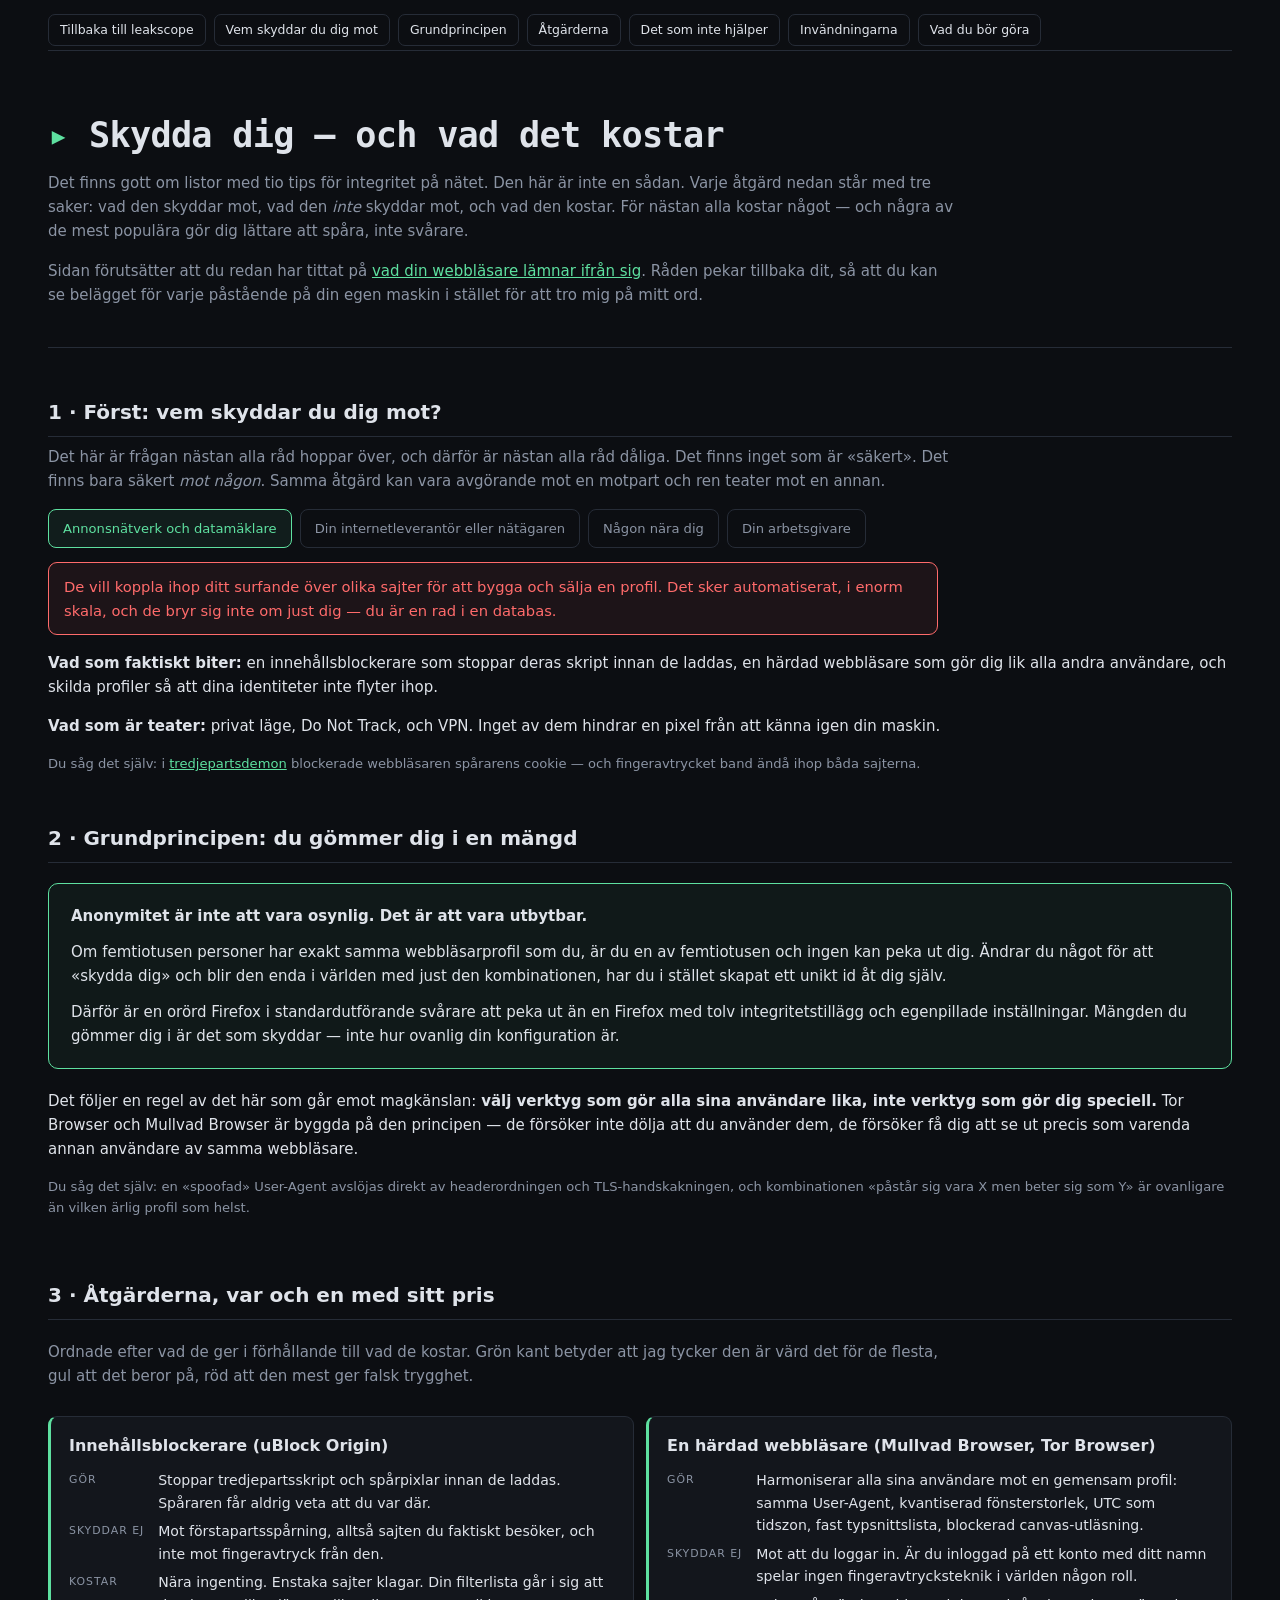
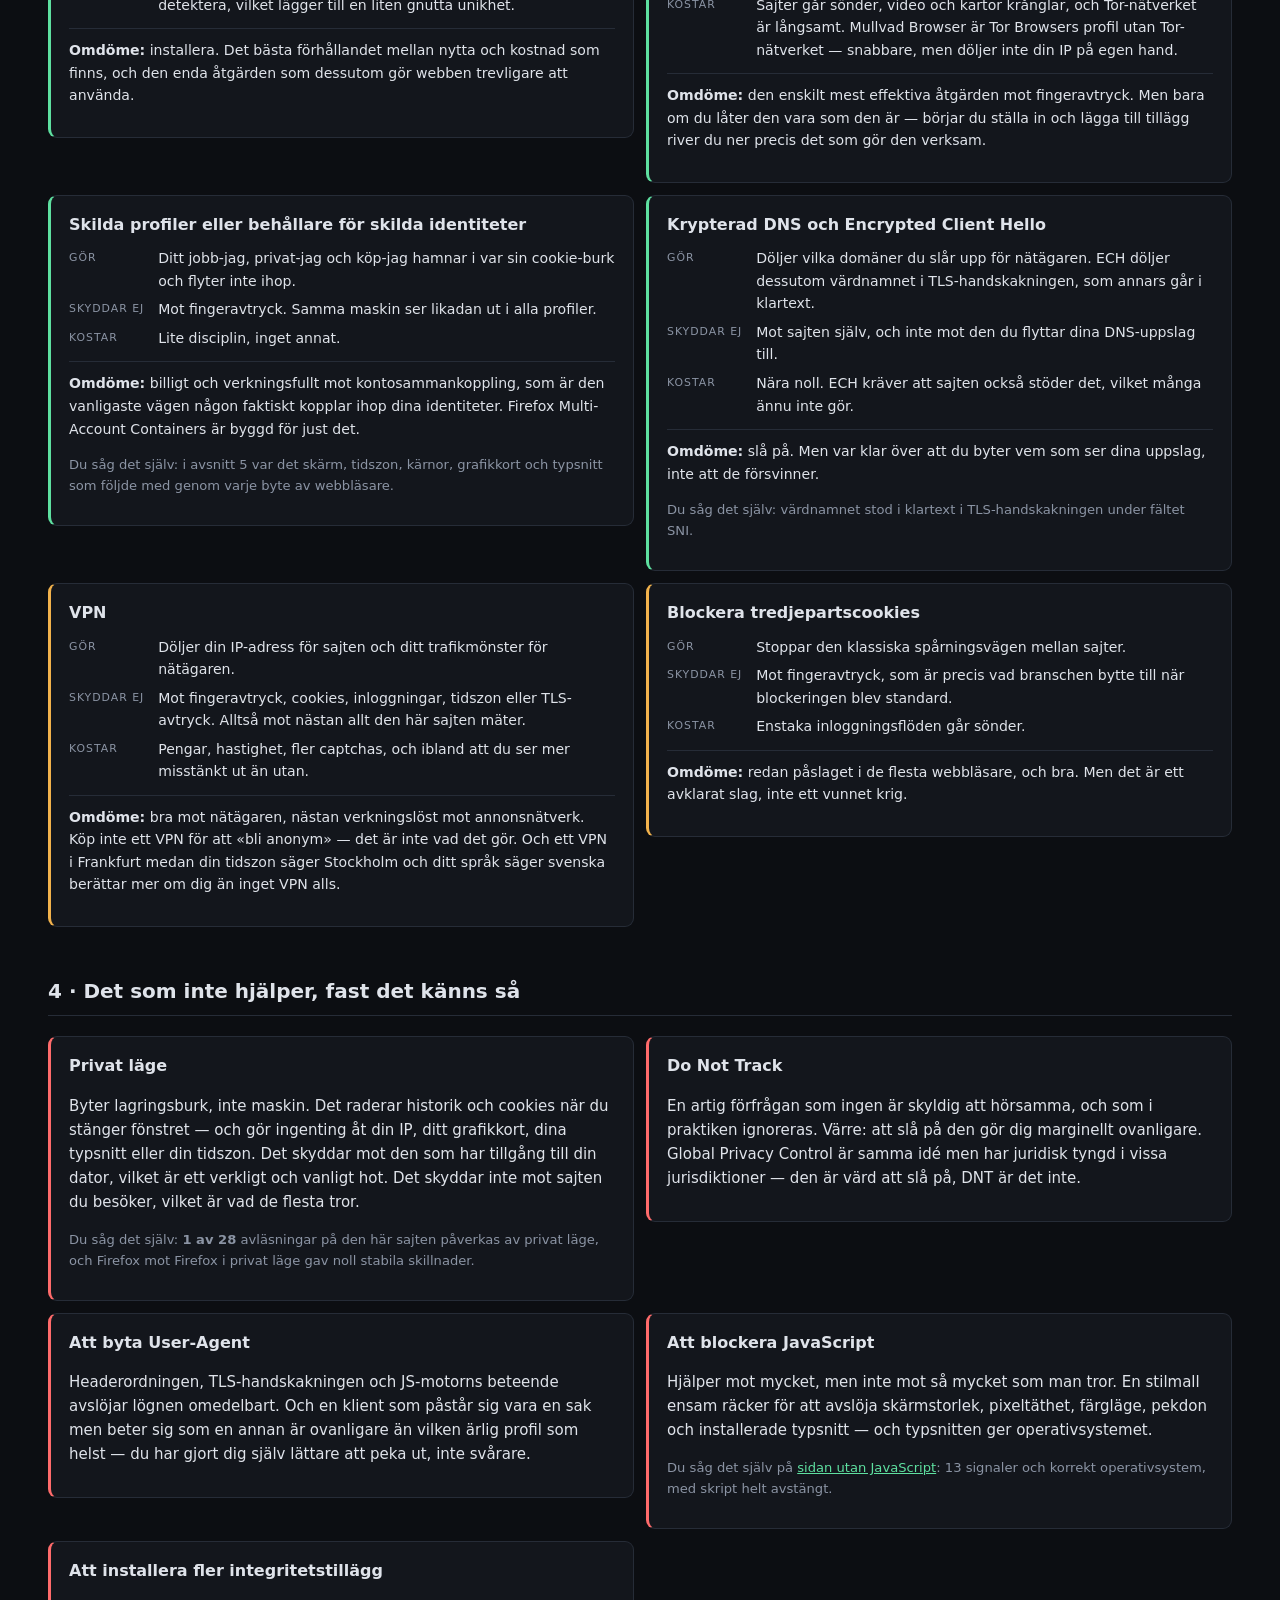
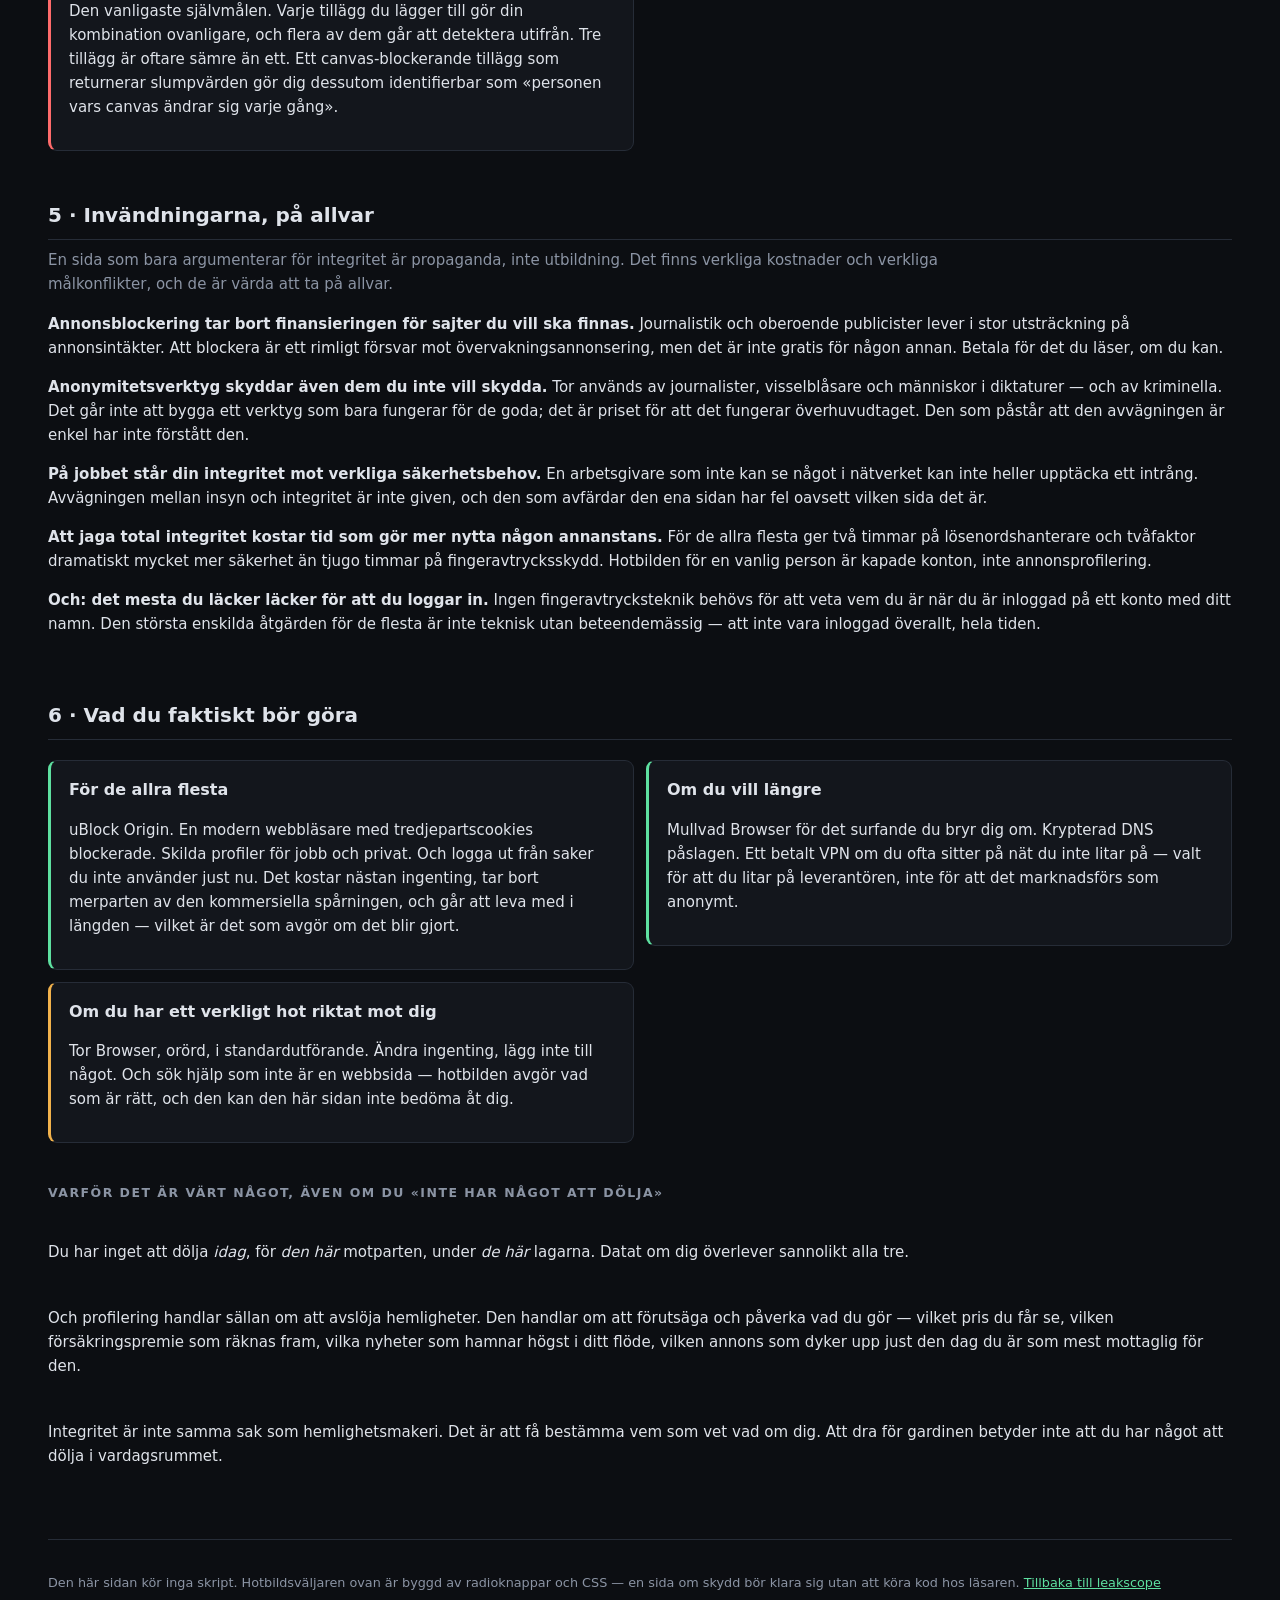
<file: static/skydd.html>
<!DOCTYPE html>
<html lang="sv">
<head>
<meta charset="utf-8">
<meta name="viewport" content="width=device-width, initial-scale=1">
<meta name="referrer" content="no-referrer">
<title>Skydda dig</title>
<link rel="stylesheet" href="/static/style.css">
<style>
  /* Hotbildsväljaren är byggd av radioknappar och CSS, utan skript.
     En sida om skydd bör klara sig utan att köra kod hos läsaren. */
  .picker > input { position: absolute; opacity: 0; pointer-events: none; }
  .tabs { display: flex; flex-wrap: wrap; gap: 8px; margin: 16px 0 14px; }
  .tabs label {
    font-size: 0.82rem; padding: 8px 14px; border-radius: 8px;
    border: 1px solid var(--line); cursor: pointer; color: var(--muted);
  }
  .tabs label:hover { border-color: var(--muted); color: var(--text); }
  .panels .tp { display: none; }
  #h1:checked ~ .panels #tp1, #h2:checked ~ .panels #tp2,
  #h3:checked ~ .panels #tp3, #h4:checked ~ .panels #tp4 { display: block; }
  #h1:checked ~ .tabs label[for="h1"], #h2:checked ~ .tabs label[for="h2"],
  #h3:checked ~ .tabs label[for="h3"], #h4:checked ~ .tabs label[for="h4"] {
    border-color: var(--accent); color: var(--accent); background: rgba(94,224,160,.07);
  }
  /* Åtgärds- och mytkorten läggs i rutnät på breda skärmar. */
  #atgarder, #myter, #paket {
    display: grid;
    grid-template-columns: repeat(auto-fit, minmax(430px, 1fr));
    gap: 12px;
    align-items: start;
  }
  #atgarder > *:not(.measure),
  #myter > *:not(.measure),
  #paket > *:not(.measure) { grid-column: 1 / -1; }
  #atgarder .measure, #myter .measure, #paket .measure { margin-bottom: 0; }
  @media (max-width: 900px) {
    #atgarder, #myter, #paket { grid-template-columns: 1fr; }
  }
  .measure {
    background: var(--panel); border: 1px solid var(--line);
    border-left: 3px solid var(--accent); border-radius: 9px;
    padding: 16px 18px; margin-bottom: 12px;
  }
  .measure.weak { border-left-color: var(--amber); }
  .measure.myth { border-left-color: var(--red); }
  .measure h4 { margin: 0 0 10px; font-size: 1rem; }
  .measure dl { margin: 0; display: grid; grid-template-columns: max-content 1fr; gap: 6px 14px; }
  .measure dt {
    font-size: 0.68rem; text-transform: uppercase; letter-spacing: .09em;
    color: var(--muted); padding-top: 2px; white-space: nowrap;
  }
  .measure dd { margin: 0; font-size: 0.88rem; }
  .measure .verdict-line { margin-top: 12px; padding-top: 10px; border-top: 1px solid var(--line); font-size: 0.88rem; }
  .principle {
    border: 1px solid var(--accent); border-radius: 10px; padding: 20px 22px;
    background: rgba(94,224,160,.05); margin: 20px 0;
  }
  .principle p { margin: 0 0 12px; }
  .principle p:last-child { margin-bottom: 0; }
  .seen { font-size: 0.82rem; color: var(--muted); margin-top: 8px; }
  .seen a { color: var(--accent); }
  @media (max-width: 620px) {
    .measure dl { grid-template-columns: 1fr; gap: 2px 0; }
    .measure dt { padding-top: 8px; }
  }
</style>
</head>
<body>

<nav id="nav">
  <a href="/">Tillbaka till leakscope</a>
  <a href="#hotbild">Vem skyddar du dig mot</a>
  <a href="#princip">Grundprincipen</a>
  <a href="#atgarder">Åtgärderna</a>
  <a href="#myter">Det som inte hjälper</a>
  <a href="#invandningar">Invändningarna</a>
  <a href="#paket">Vad du bör göra</a>
</nav>

<header>
  <h1>Skydda dig — och vad det kostar</h1>
  <p class="lead">
    Det finns gott om listor med tio tips för integritet på nätet. Den här är inte en sådan.
    Varje åtgärd nedan står med tre saker: vad den skyddar mot, vad den <em>inte</em> skyddar
    mot, och vad den kostar. För nästan alla kostar något — och några av de mest populära
    gör dig lättare att spåra, inte svårare.
  </p>
  <p class="lead">
    Sidan förutsätter att du redan har tittat på <a href="/">vad din webbläsare lämnar ifrån
    sig</a>. Råden pekar tillbaka dit, så att du kan se belägget för varje påstående på din
    egen maskin i stället för att tro mig på mitt ord.
  </p>
</header>

<main>

<section id="hotbild">
  <h2>1 · Först: vem skyddar du dig mot?</h2>
  <p class="lead">
    Det här är frågan nästan alla råd hoppar över, och därför är nästan alla råd dåliga.
    Det finns inget som är «säkert». Det finns bara säkert <em>mot någon</em>. Samma åtgärd
    kan vara avgörande mot en motpart och ren teater mot en annan.
  </p>

  <div class="picker">
    <input type="radio" name="hot" id="h1" checked>
    <input type="radio" name="hot" id="h2">
    <input type="radio" name="hot" id="h3">
    <input type="radio" name="hot" id="h4">

    <div class="tabs">
      <label for="h1">Annonsnätverk och datamäklare</label>
      <label for="h2">Din internetleverantör eller nätägaren</label>
      <label for="h3">Någon nära dig</label>
      <label for="h4">Din arbetsgivare</label>
    </div>

    <div class="panels">

      <div class="tp" id="tp1">
        <div class="verdict bad">
          De vill koppla ihop ditt surfande över olika sajter för att bygga och sälja en profil.
          Det sker automatiserat, i enorm skala, och de bryr sig inte om just dig — du är en rad
          i en databas.
        </div>
        <p><strong>Vad som faktiskt biter:</strong> en innehållsblockerare som stoppar deras
        skript innan de laddas, en härdad webbläsare som gör dig lik alla andra användare, och
        skilda profiler så att dina identiteter inte flyter ihop.</p>
        <p><strong>Vad som är teater:</strong> privat läge, Do Not Track, och VPN. Inget av
        dem hindrar en pixel från att känna igen din maskin.</p>
        <p class="seen">Du såg det själv: i <a href="/">tredjepartsdemon</a> blockerade
        webbläsaren spårarens cookie — och fingeravtrycket band ändå ihop båda sajterna.</p>
      </div>

      <div class="tp" id="tp2">
        <div class="verdict bad">
          Nätägaren ser vilka domäner du besöker även under HTTPS, genom DNS-uppslagen och
          värdnamnet i TLS-handskakningen. Gäller din operatör hemma, caféets wifi, hotellet
          och flygplatsen.
        </div>
        <p><strong>Vad som faktiskt biter:</strong> krypterad DNS (DoH eller DoT), Encrypted
        Client Hello där det stöds, och ett VPN eller Tor. Det här är det enda scenariot där
        ett VPN är ett genuint bra svar.</p>
        <p><strong>Vad som är teater:</strong> fingeravtrycksskydd. Nätägaren bryr sig inte om
        ditt grafikkort — den ser trafikmönster, inte sajtinnehåll.</p>
        <p><strong>Observera:</strong> ett VPN tar inte bort problemet, det flyttar det. Nu ser
        VPN-leverantören i stället för operatören. Välj utifrån vem du hellre litar på, och
        förstå att ett gratis-VPN tjänar pengar på just det du försöker skydda.</p>
      </div>

      <div class="tp" id="tp3">
        <div class="verdict bad">
          En partner, familjemedlem, rumskamrat eller kollega med fysisk tillgång till din
          enhet. Ser historik, sparade inloggningar, aviseringar på låsskärmen och öppna flikar.
        </div>
        <p><strong>Vad som faktiskt biter:</strong> skärmlås med en riktig kod, diskkryptering,
        separata användarkonton på datorn, aviseringar dolda på låsskärmen, och tvåfaktor som
        inte sitter i samma enhet. Privat läge är faktiskt vettigt här — det är det här
        scenariot det är byggt för.</p>
        <p><strong>Vad som är teater:</strong> allt fingeravtrycksskydd och alla VPN. Motparten
        står bredvid dig; nätverket är irrelevant.</p>
        <p><strong>Viktigt:</strong> om det här är din situation och den är otrygg, är tekniska
        råd på en webbsida inte rätt hjälp. Att plötsligt ändra inställningar kan dessutom
        uppmärksammas. Sök stöd hos någon som kan bedöma hela läget.</p>
      </div>

      <div class="tp" id="tp4">
        <div class="verdict bad">
          På utrustning arbetsgivaren äger och administrerar är det tekniska skyddet i praktiken
          borta. Med ett installerat rotcertifikat går HTTPS att läsa i klartext, och med
          enhetshantering går det att se i stort sett allt.
        </div>
        <p><strong>Vad som faktiskt biter:</strong> att använda din egen enhet för dina egna
        ärenden. Det är hela svaret. Inga inställningar i jobbwebbläsaren ändrar det.</p>
        <p><strong>Vad som är teater:</strong> privat läge, VPN installerat på jobbdatorn,
        och att rensa historiken. Allt det syns ändå, och att försöka dölja sig kan i sig vara
        ett brott mot policyn.</p>
        <p><strong>Observera:</strong> det här är inte främst en teknisk fråga utan en juridisk
        och social. Vad arbetsgivaren får övervaka regleras av lag och kollektivavtal, och det
        skiljer sig mellan länder. Läs er policy innan du drar slutsatser åt något håll.</p>
      </div>

    </div>
  </div>
</section>

<section id="princip">
  <h2>2 · Grundprincipen: du gömmer dig i en mängd</h2>

  <div class="principle">
    <p><strong>Anonymitet är inte att vara osynlig. Det är att vara utbytbar.</strong></p>
    <p>
      Om femtiotusen personer har exakt samma webbläsarprofil som du, är du en av femtiotusen
      och ingen kan peka ut dig. Ändrar du något för att «skydda dig» och blir den enda i
      världen med just den kombinationen, har du i stället skapat ett unikt id åt dig själv.
    </p>
    <p>
      Därför är en orörd Firefox i standardutförande svårare att peka ut än en Firefox med tolv
      integritetstillägg och egenpillade inställningar. Mängden du gömmer dig i är det som
      skyddar — inte hur ovanlig din konfiguration är.
    </p>
  </div>

  <p>
    Det följer en regel av det här som går emot magkänslan: <strong>välj verktyg som gör alla
    sina användare lika, inte verktyg som gör dig speciell.</strong> Tor Browser och Mullvad
    Browser är byggda på den principen — de försöker inte dölja att du använder dem, de försöker
    få dig att se ut precis som varenda annan användare av samma webbläsare.
  </p>
  <p class="seen">
    Du såg det själv: en «spoofad» User-Agent avslöjas direkt av headerordningen och
    TLS-handskakningen, och kombinationen «påstår sig vara X men beter sig som Y» är ovanligare
    än vilken ärlig profil som helst.
  </p>
</section>

<section id="atgarder">
  <h2>3 · Åtgärderna, var och en med sitt pris</h2>
  <p class="lead">
    Ordnade efter vad de ger i förhållande till vad de kostar. Grön kant betyder att jag tycker
    den är värd det för de flesta, gul att det beror på, röd att den mest ger falsk trygghet.
  </p>

  <div class="measure">
    <h4>Innehållsblockerare (uBlock Origin)</h4>
    <dl>
      <dt>Gör</dt><dd>Stoppar tredjepartsskript och spårpixlar innan de laddas. Spåraren får
        aldrig veta att du var där.</dd>
      <dt>Skyddar ej</dt><dd>Mot förstapartsspårning, alltså sajten du faktiskt besöker, och
        inte mot fingeravtryck från den.</dd>
      <dt>Kostar</dt><dd>Nära ingenting. Enstaka sajter klagar. Din filterlista går i sig att
        detektera, vilket lägger till en liten gnutta unikhet.</dd>
    </dl>
    <p class="verdict-line"><strong>Omdöme:</strong> installera. Det bästa förhållandet mellan
    nytta och kostnad som finns, och den enda åtgärden som dessutom gör webben trevligare att
    använda.</p>
  </div>

  <div class="measure">
    <h4>En härdad webbläsare (Mullvad Browser, Tor Browser)</h4>
    <dl>
      <dt>Gör</dt><dd>Harmoniserar alla sina användare mot en gemensam profil: samma
        User-Agent, kvantiserad fönsterstorlek, UTC som tidszon, fast typsnittslista, blockerad
        canvas-utläsning.</dd>
      <dt>Skyddar ej</dt><dd>Mot att du loggar in. Är du inloggad på ett konto med ditt namn
        spelar ingen fingeravtrycksteknik i världen någon roll.</dd>
      <dt>Kostar</dt><dd>Sajter går sönder, video och kartor krånglar, och Tor-nätverket är
        långsamt. Mullvad Browser är Tor Browsers profil utan Tor-nätverket — snabbare, men
        döljer inte din IP på egen hand.</dd>
    </dl>
    <p class="verdict-line"><strong>Omdöme:</strong> den enskilt mest effektiva åtgärden mot
    fingeravtryck. Men bara om du låter den vara som den är — börjar du ställa in och lägga
    till tillägg river du ner precis det som gör den verksam.</p>
  </div>

  <div class="measure">
    <h4>Skilda profiler eller behållare för skilda identiteter</h4>
    <dl>
      <dt>Gör</dt><dd>Ditt jobb-jag, privat-jag och köp-jag hamnar i var sin cookie-burk och
        flyter inte ihop.</dd>
      <dt>Skyddar ej</dt><dd>Mot fingeravtryck. Samma maskin ser likadan ut i alla profiler.</dd>
      <dt>Kostar</dt><dd>Lite disciplin, inget annat.</dd>
    </dl>
    <p class="verdict-line"><strong>Omdöme:</strong> billigt och verkningsfullt mot
    kontosammankoppling, som är den vanligaste vägen någon faktiskt kopplar ihop dina
    identiteter. Firefox Multi-Account Containers är byggd för just det.</p>
    <p class="seen">Du såg det själv: i avsnitt 5 var det skärm, tidszon, kärnor, grafikkort och
    typsnitt som följde med genom varje byte av webbläsare.</p>
  </div>

  <div class="measure">
    <h4>Krypterad DNS och Encrypted Client Hello</h4>
    <dl>
      <dt>Gör</dt><dd>Döljer vilka domäner du slår upp för nätägaren. ECH döljer dessutom
        värdnamnet i TLS-handskakningen, som annars går i klartext.</dd>
      <dt>Skyddar ej</dt><dd>Mot sajten själv, och inte mot den du flyttar dina DNS-uppslag
        till.</dd>
      <dt>Kostar</dt><dd>Nära noll. ECH kräver att sajten också stöder det, vilket många
        ännu inte gör.</dd>
    </dl>
    <p class="verdict-line"><strong>Omdöme:</strong> slå på. Men var klar över att du byter
    vem som ser dina uppslag, inte att de försvinner.</p>
    <p class="seen">Du såg det själv: värdnamnet stod i klartext i TLS-handskakningen under
    fältet SNI.</p>
  </div>

  <div class="measure weak">
    <h4>VPN</h4>
    <dl>
      <dt>Gör</dt><dd>Döljer din IP-adress för sajten och ditt trafikmönster för nätägaren.</dd>
      <dt>Skyddar ej</dt><dd>Mot fingeravtryck, cookies, inloggningar, tidszon eller
        TLS-avtryck. Alltså mot nästan allt den här sajten mäter.</dd>
      <dt>Kostar</dt><dd>Pengar, hastighet, fler captchas, och ibland att du ser mer misstänkt
        ut än utan.</dd>
    </dl>
    <p class="verdict-line"><strong>Omdöme:</strong> bra mot nätägaren, nästan verkningslöst mot
    annonsnätverk. Köp inte ett VPN för att «bli anonym» — det är inte vad det gör. Och ett
    VPN i Frankfurt medan din tidszon säger Stockholm och ditt språk säger svenska berättar mer
    om dig än inget VPN alls.</p>
  </div>

  <div class="measure weak">
    <h4>Blockera tredjepartscookies</h4>
    <dl>
      <dt>Gör</dt><dd>Stoppar den klassiska spårningsvägen mellan sajter.</dd>
      <dt>Skyddar ej</dt><dd>Mot fingeravtryck, som är precis vad branschen bytte till när
        blockeringen blev standard.</dd>
      <dt>Kostar</dt><dd>Enstaka inloggningsflöden går sönder.</dd>
    </dl>
    <p class="verdict-line"><strong>Omdöme:</strong> redan påslaget i de flesta webbläsare, och
    bra. Men det är ett avklarat slag, inte ett vunnet krig.</p>
  </div>
</section>

<section id="myter">
  <h2>4 · Det som inte hjälper, fast det känns så</h2>

  <div class="measure myth">
    <h4>Privat läge</h4>
    <p>Byter lagringsburk, inte maskin. Det raderar historik och cookies när du stänger
    fönstret — och gör ingenting åt din IP, ditt grafikkort, dina typsnitt eller din tidszon.
    Det skyddar mot den som har tillgång till din dator, vilket är ett verkligt och vanligt hot.
    Det skyddar inte mot sajten du besöker, vilket är vad de flesta tror.</p>
    <p class="seen">Du såg det själv: <strong>1 av 28</strong> avläsningar på den här sajten
    påverkas av privat läge, och Firefox mot Firefox i privat läge gav noll stabila skillnader.</p>
  </div>

  <div class="measure myth">
    <h4>Do Not Track</h4>
    <p>En artig förfrågan som ingen är skyldig att hörsamma, och som i praktiken ignoreras.
    Värre: att slå på den gör dig marginellt ovanligare. Global Privacy Control är samma idé
    men har juridisk tyngd i vissa jurisdiktioner — den är värd att slå på, DNT är det inte.</p>
  </div>

  <div class="measure myth">
    <h4>Att byta User-Agent</h4>
    <p>Headerordningen, TLS-handskakningen och JS-motorns beteende avslöjar lögnen omedelbart.
    Och en klient som påstår sig vara en sak men beter sig som en annan är ovanligare än vilken
    ärlig profil som helst — du har gjort dig själv lättare att peka ut, inte svårare.</p>
  </div>

  <div class="measure myth">
    <h4>Att blockera JavaScript</h4>
    <p>Hjälper mot mycket, men inte mot så mycket som man tror. En stilmall ensam räcker för att
    avslöja skärmstorlek, pixeltäthet, färgläge, pekdon och installerade typsnitt — och
    typsnitten ger operativsystemet.</p>
    <p class="seen">Du såg det själv på <a href="/noscript">sidan utan JavaScript</a>: 13
    signaler och korrekt operativsystem, med skript helt avstängt.</p>
  </div>

  <div class="measure myth">
    <h4>Att installera fler integritetstillägg</h4>
    <p>Den vanligaste självmålen. Varje tillägg du lägger till gör din kombination ovanligare,
    och flera av dem går att detektera utifrån. Tre tillägg är oftare sämre än ett. Ett
    canvas-blockerande tillägg som returnerar slumpvärden gör dig dessutom identifierbar som
    «personen vars canvas ändrar sig varje gång».</p>
  </div>
</section>

<section id="invandningar">
  <h2>5 · Invändningarna, på allvar</h2>
  <p class="lead">
    En sida som bara argumenterar för integritet är propaganda, inte utbildning. Det finns
    verkliga kostnader och verkliga målkonflikter, och de är värda att ta på allvar.
  </p>

  <p><strong>Annonsblockering tar bort finansieringen för sajter du vill ska finnas.</strong>
  Journalistik och oberoende publicister lever i stor utsträckning på annonsintäkter. Att
  blockera är ett rimligt försvar mot övervakningsannonsering, men det är inte gratis för någon
  annan. Betala för det du läser, om du kan.</p>

  <p><strong>Anonymitetsverktyg skyddar även dem du inte vill skydda.</strong> Tor används av
  journalister, visselblåsare och människor i diktaturer — och av kriminella. Det går inte att
  bygga ett verktyg som bara fungerar för de goda; det är priset för att det fungerar
  överhuvudtaget. Den som påstår att den avvägningen är enkel har inte förstått den.</p>

  <p><strong>På jobbet står din integritet mot verkliga säkerhetsbehov.</strong> En arbetsgivare
  som inte kan se något i nätverket kan inte heller upptäcka ett intrång. Avvägningen mellan
  insyn och integritet är inte given, och den som avfärdar den ena sidan har fel oavsett vilken
  sida det är.</p>

  <p><strong>Att jaga total integritet kostar tid som gör mer nytta någon annanstans.</strong>
  För de allra flesta ger två timmar på lösenordshanterare och tvåfaktor dramatiskt mycket mer
  säkerhet än tjugo timmar på fingeravtrycksskydd. Hotbilden för en vanlig person är kapade
  konton, inte annonsprofilering.</p>

  <p><strong>Och: det mesta du läcker läcker för att du loggar in.</strong> Ingen
  fingeravtrycksteknik behövs för att veta vem du är när du är inloggad på ett konto med ditt
  namn. Den största enskilda åtgärden för de flesta är inte teknisk utan beteendemässig — att
  inte vara inloggad överallt, hela tiden.</p>
</section>

<section id="paket">
  <h2>6 · Vad du faktiskt bör göra</h2>

  <div class="measure">
    <h4>För de allra flesta</h4>
    <p>uBlock Origin. En modern webbläsare med tredjepartscookies blockerade. Skilda profiler
    för jobb och privat. Och logga ut från saker du inte använder just nu. Det kostar nästan
    ingenting, tar bort merparten av den kommersiella spårningen, och går att leva med i
    längden — vilket är det som avgör om det blir gjort.</p>
  </div>

  <div class="measure">
    <h4>Om du vill längre</h4>
    <p>Mullvad Browser för det surfande du bryr dig om. Krypterad DNS påslagen. Ett betalt VPN
    om du ofta sitter på nät du inte litar på — valt för att du litar på leverantören, inte för
    att det marknadsförs som anonymt.</p>
  </div>

  <div class="measure weak">
    <h4>Om du har ett verkligt hot riktat mot dig</h4>
    <p>Tor Browser, orörd, i standardutförande. Ändra ingenting, lägg inte till något. Och sök
    hjälp som inte är en webbsida — hotbilden avgör vad som är rätt, och den kan den här sidan
    inte bedöma åt dig.</p>
  </div>

  <h3>Varför det är värt något, även om du «inte har något att dölja»</h3>
  <p>
    Du har inget att dölja <em>idag</em>, för <em>den här</em> motparten, under <em>de här</em>
    lagarna. Datat om dig överlever sannolikt alla tre.
  </p>
  <p>
    Och profilering handlar sällan om att avslöja hemligheter. Den handlar om att förutsäga och
    påverka vad du gör — vilket pris du får se, vilken försäkringspremie som räknas fram, vilka
    nyheter som hamnar högst i ditt flöde, vilken annons som dyker upp just den dag du är som
    mest mottaglig för den.
  </p>
  <p>
    Integritet är inte samma sak som hemlighetsmakeri. Det är att få bestämma vem som vet vad
    om dig. Att dra för gardinen betyder inte att du har något att dölja i vardagsrummet.
  </p>
</section>

</main>

<footer>
  <p>
    Den här sidan kör inga skript. Hotbildsväljaren ovan är byggd av radioknappar och CSS —
    en sida om skydd bör klara sig utan att köra kod hos läsaren.
    <a href="/">Tillbaka till leakscope</a>
  </p>
</footer>

</body>
</html>
</file>
<file: static/style.css>
:root {
  --bg: #0c0e12;
  --panel: #13161c;
  --panel-2: #181c24;
  --line: #262c37;
  --text: #dfe3ea;
  --muted: #8b94a4;
  --accent: #5ee0a0;
  --red: #ff6b6b;
  --amber: #f2b24c;
  --mono: "JetBrains Mono", "Fira Code", "DejaVu Sans Mono", ui-monospace, monospace;
}

* { box-sizing: border-box; }

body {
  margin: 0;
  padding: 0 16px 80px;
  background: var(--bg);
  color: var(--text);
  font: 15px/1.6 ui-sans-serif, system-ui, "Inter", "Segoe UI", sans-serif;
  max-width: min(1680px, 95vw);
  margin-inline: auto;
}

header { padding: 48px 0 24px; border-bottom: 1px solid var(--line); }

h1 {
  font-family: var(--mono);
  font-size: 2.2rem;
  margin: 0 0 8px;
  letter-spacing: -0.02em;
}
h1::before { content: "▸ "; color: var(--accent); }

h2 {
  font-size: 1.25rem;
  margin: 48px 0 8px;
  padding-bottom: 8px;
  border-bottom: 1px solid var(--line);
  display: flex;
  align-items: center;
  gap: 12px;
  flex-wrap: wrap;
}

h3 {
  font-size: 0.78rem;
  text-transform: uppercase;
  letter-spacing: 0.12em;
  color: var(--muted);
  margin: 28px 0 10px;
}

.lead { color: var(--muted); max-width: 70ch; margin: 0 0 16px; }
.muted { color: var(--muted); font-size: 0.88rem; }

/* summary cards */
.summary { display: flex; gap: 16px; flex-wrap: wrap; margin: 24px 0 16px; }
.card {
  flex: 1 1 280px;
  background: var(--panel);
  border: 1px solid var(--line);
  border-radius: 10px;
  padding: 16px;
}
.card-label {
  display: block;
  font-size: 0.72rem;
  text-transform: uppercase;
  letter-spacing: 0.1em;
  color: var(--muted);
  margin-bottom: 8px;
}
.big {
  font-family: var(--mono);
  font-size: 1.05rem;
  color: var(--accent);
  word-break: break-all;
}
.card-note { display: block; margin-top: 6px; font-size: 0.82rem; color: var(--muted); }

/* actions */
.actions { display: flex; gap: 10px; align-items: center; flex-wrap: wrap; margin-top: 16px; }
button {
  font: inherit;
  font-size: 0.85rem;
  color: var(--text);
  background: var(--panel-2);
  border: 1px solid var(--line);
  border-radius: 7px;
  padding: 7px 14px;
  cursor: pointer;
}
button:hover { border-color: var(--accent); color: var(--accent); }
.stamp { font-size: 0.8rem; color: var(--muted); }

/* tags */
.tag {
  font-family: var(--mono);
  font-size: 0.68rem;
  font-weight: 400;
  text-transform: uppercase;
  letter-spacing: 0.08em;
  padding: 3px 9px;
  border-radius: 99px;
  border: 1px solid currentColor;
}
.tag-red { color: var(--red); }
.tag-amber { color: var(--amber); }

/* panels and rows */
.panel { margin-top: 8px; }

.row {
  background: var(--panel);
  border: 1px solid var(--line);
  border-radius: 9px;
  padding: 13px 15px;
  margin-bottom: 9px;
}
.row-head { display: flex; justify-content: space-between; align-items: baseline; gap: 12px; }
.label { font-weight: 600; font-size: 0.93rem; }
.bits {
  font-family: var(--mono);
  font-size: 0.72rem;
  color: var(--amber);
  white-space: nowrap;
}
.value {
  font-family: var(--mono);
  font-size: 0.82rem;
  color: var(--accent);
  margin: 8px 0;
  word-break: break-word;
  white-space: pre-wrap;
}
.fix { font-size: 0.82rem; color: var(--muted); border-top: 1px solid var(--line); padding-top: 8px; }
.fix strong { color: var(--text); font-weight: 600; }

/* key/value lines */
.kv {
  display: flex;
  justify-content: space-between;
  gap: 16px;
  padding: 8px 0;
  border-bottom: 1px solid var(--line);
  font-size: 0.87rem;
  flex-wrap: wrap;
}
.kv span { color: var(--muted); }
.kv code { font-family: var(--mono); font-size: 0.8rem; word-break: break-all; text-align: right; }
.hl { color: var(--accent); font-weight: 600; }

/* tables */
table { width: 100%; border-collapse: collapse; font-size: 0.8rem; font-family: var(--mono); }
td { padding: 5px 8px; border-bottom: 1px solid var(--line); vertical-align: top; word-break: break-word; }
td.k { color: var(--amber); white-space: nowrap; width: 1%; }

/* raw blocks */
pre.raw {
  background: #090b0e;
  border: 1px solid var(--line);
  border-radius: 7px;
  padding: 12px;
  overflow-x: auto;
  font-family: var(--mono);
  font-size: 0.76rem;
  color: var(--muted);
  white-space: pre-wrap;
  word-break: break-all;
}

details.sub {
  background: var(--panel);
  border: 1px solid var(--line);
  border-radius: 9px;
  padding: 10px 14px;
  margin-bottom: 9px;
}
details.sub summary { cursor: pointer; font-size: 0.85rem; color: var(--muted); }
details.sub summary:hover { color: var(--accent); }
details.sub[open] summary { margin-bottom: 10px; }

/* takeaway */
.takeaway { margin-top: 56px; }
.takeaway ul { max-width: 75ch; padding-left: 20px; }
.takeaway li { margin-bottom: 10px; color: var(--muted); }
.takeaway li strong { color: var(--text); }
.takeaway p { max-width: 75ch; color: var(--muted); }

code { font-family: var(--mono); font-size: 0.85em; }

footer {
  margin-top: 56px;
  padding-top: 20px;
  border-top: 1px solid var(--line);
  font-size: 0.8rem;
  color: var(--muted);
}

@media (max-width: 620px) {
  .kv { flex-direction: column; gap: 2px; }
  .kv code { text-align: left; }
}

/* --- avsnitt 4: spara och jämför besök --- */
.tag-green { color: var(--accent); }

.savebar, .comparebar {
  display: flex;
  gap: 10px;
  align-items: center;
  flex-wrap: wrap;
  margin: 12px 0;
}
.savebar input, .comparebar select {
  font: inherit;
  font-size: 0.85rem;
  color: var(--text);
  background: var(--panel-2);
  border: 1px solid var(--line);
  border-radius: 7px;
  padding: 7px 11px;
}
.savebar input { flex: 1 1 260px; min-width: 0; }
.comparebar select { flex: 1 1 240px; min-width: 0; max-width: 100%; }
.savebar input:focus, .comparebar select:focus { outline: none; border-color: var(--accent); }
.vs { color: var(--muted); font-size: 0.85rem; }

button.mini { padding: 3px 9px; font-size: 0.75rem; }

.verdict {
  border-radius: 9px;
  padding: 12px 15px;
  margin: 10px 0 16px;
  font-size: 0.92rem;
  border: 1px solid;
}
.verdict.bad { color: var(--red); border-color: var(--red); background: rgba(255, 107, 107, 0.07); }
.verdict.good { color: var(--accent); border-color: var(--accent); background: rgba(94, 224, 160, 0.07); }

.difftable td { font-size: 0.78rem; width: 40%; }
.difftable td.k { width: 20%; white-space: normal; color: var(--text); font-family: inherit; }
.difftable tr:first-child td { color: var(--muted); font-weight: 600; }
.side {
  display: block;
  font-size: 0.65rem;
  text-transform: uppercase;
  letter-spacing: 0.08em;
  color: var(--muted);
  font-weight: 400;
}

/* --- jämförelsetabell sida vid sida --- */
.difflegend {
  display: flex;
  gap: 18px;
  flex-wrap: wrap;
  align-items: center;
  font-size: 0.78rem;
  color: var(--muted);
  margin: 14px 0 10px;
}
.difflegend b { font-size: 0.9rem; margin-right: 5px; }
.m-stable { color: var(--red); }
.m-vol { color: var(--amber); }
.m-same { color: var(--muted); }

.sidebyside { table-layout: fixed; }
.sidebyside td { width: 33%; }
.sidebyside td.k { width: 26%; }

.sidebyside .headrow td {
  color: var(--text);
  font-weight: 600;
  font-size: 0.85rem;
  border-bottom: 2px solid var(--line);
  padding-bottom: 8px;
}
.sidebyside .grouprow td {
  color: var(--muted);
  font-size: 0.7rem;
  text-transform: uppercase;
  letter-spacing: 0.1em;
  padding-top: 18px;
  border-bottom: 1px solid var(--line);
  width: auto;
}

.sidebyside .mark {
  display: inline-block;
  width: 14px;
  font-size: 0.85rem;
}
.sidebyside tr.r-stable { background: rgba(255, 107, 107, 0.09); }
.sidebyside tr.r-stable td.k { color: var(--red); }
.sidebyside tr.r-stable td.k .mark { color: var(--red); }
.sidebyside tr.r-volatile { background: rgba(242, 178, 76, 0.07); }
.sidebyside tr.r-volatile td.k { color: var(--amber); }
.sidebyside tr.r-volatile td.k .mark { color: var(--amber); }
.sidebyside tr.r-same td { color: var(--muted); }
.sidebyside tr.r-same td.k { color: var(--muted); }

/* --- avsnitt 5: matrisen över vad som följer med dig --- */
.matrixwrap { overflow-x: auto; margin: 14px 0 8px; }

table.matrix {
  border-collapse: separate;
  border-spacing: 2px;        /* ytglipan mellan intilliggande fält */
  width: auto;
  min-width: 100%;
}
table.matrix th {
  font: inherit;
  font-size: 0.72rem;
  font-weight: 600;
  color: var(--muted);
  text-align: center;
  padding: 0 4px 6px;
  vertical-align: bottom;
  max-width: 96px;
}
table.matrix th span {
  display: block;
  overflow: hidden;
  text-overflow: ellipsis;
  white-space: nowrap;
}
table.matrix td { border: none; padding: 0; }

table.matrix td.mk {
  font-size: 0.78rem;
  color: var(--text);
  white-space: nowrap;
  padding-right: 12px;
  width: 1%;
  position: relative;
}
table.matrix td.mk .side {
  display: inline;
  margin-left: 8px;
  font-size: 0.62rem;
}
table.matrix td.mk .dot {
  display: inline-block;
  width: 7px;
  height: 7px;
  border-radius: 2px;
  margin-right: 8px;
  background: var(--line);
  vertical-align: middle;
}
tr.m-inv td.mk .dot { background: var(--red); }
tr.m-inv-weak td.mk .dot { background: var(--amber); }
tr.m-varies td.mk { color: var(--muted); }

table.matrix td.cell {
  width: 34px;
  min-width: 34px;
  height: 26px;
  text-align: center;
  font-family: var(--mono);
  font-size: 0.72rem;
  font-weight: 600;
  color: #0c0e12;
  border-radius: 4px;
  cursor: default;
}
table.matrix td.cell:hover { outline: 2px solid var(--text); outline-offset: -2px; }

.difflegend .swatch {
  display: inline-grid;
  place-items: center;
  width: 20px;
  height: 18px;
  border-radius: 4px;
  color: #0c0e12;
  font-family: var(--mono);
  font-size: 0.68rem;
  font-weight: 700;
  margin-right: 6px;
}

ul.invlist { list-style: none; padding: 0; margin: 8px 0 0; }
ul.invlist li {
  background: var(--panel);
  border: 1px solid var(--line);
  border-left: 3px solid var(--red);
  border-radius: 7px;
  padding: 9px 13px;
  margin-bottom: 7px;
  font-size: 0.86rem;
}
ul.invlist code { color: var(--accent); font-size: 0.76rem; word-break: break-all; }
ul.invlist .bits { font-family: var(--mono); font-size: 0.7rem; color: var(--amber); }

#viztip {
  position: absolute;
  z-index: 50;
  max-width: 330px;
  background: var(--panel-2);
  border: 1px solid var(--line);
  border-radius: 8px;
  padding: 9px 12px;
  font-size: 0.78rem;
  pointer-events: none;
  box-shadow: 0 8px 24px rgba(0, 0, 0, 0.5);
}
#viztip[aria-hidden="true"] { display: none; }
#viztip strong { display: block; }
#viztip .t-visit { display: block; color: var(--muted); font-size: 0.72rem; margin-bottom: 5px; }
#viztip code { color: var(--accent); font-size: 0.74rem; word-break: break-all; }
tr.m-empty td.mk { color: var(--muted); opacity: 0.55; }
tr.m-empty td.cell { opacity: 0.4; }

/* --- märkning för privat läge + förklaringar vid hovring --- */
.priv {
  font-family: var(--mono);
  font-size: 0.64rem;
  text-transform: uppercase;
  letter-spacing: 0.06em;
  padding: 2px 8px;
  border-radius: 99px;
  border: 1px solid currentColor;
  white-space: nowrap;
  margin-left: auto;
  margin-right: 10px;
}
.p-nej { color: var(--red); }
.p-delvis { color: var(--amber); }
.p-ja { color: var(--accent); }

.row[data-tip] { cursor: help; }
.row[data-tip]:hover { border-color: var(--muted); }
.row.bare { padding-top: 4px; }

h3 .priv { margin-left: 12px; vertical-align: middle; }

.card-alert { border-color: var(--red); }
.card-alert .big { color: var(--red); }

#viztip .t-priv {
  display: inline-block;
  font-family: var(--mono);
  font-size: 0.62rem;
  text-transform: uppercase;
  letter-spacing: 0.06em;
  padding: 2px 8px;
  border-radius: 99px;
  border: 1px solid currentColor;
  margin: 7px 0 6px;
}
#viztip .t-why { display: block; color: var(--muted); font-size: 0.76rem; }
.privwrap { display: inline-block; cursor: help; margin: 8px 0; }
.privwrap .priv { margin-left: 0; }

/* --- navigationsraden --- */
#nav {
  display: flex;
  flex-wrap: wrap;
  gap: 8px;
  align-items: center;
  padding: 14px 0 4px;
  border-bottom: 1px solid var(--line);
  margin-bottom: 8px;
  position: sticky;
  top: 0;
  background: var(--bg);
  z-index: 20;
}
#nav a, #nav span.off {
  font-size: 0.78rem;
  padding: 5px 11px;
  border-radius: 7px;
  border: 1px solid var(--line);
  text-decoration: none;
  color: var(--text);
  white-space: nowrap;
}
#nav a:hover { border-color: var(--accent); color: var(--accent); }
#nav a.ext { border-color: var(--amber); color: var(--amber); }
#nav a.ext:hover { background: rgba(242, 178, 76, 0.1); }
#nav span.off { color: var(--muted); border-style: dashed; cursor: help; }
#nav span.off code { color: var(--amber); font-size: 0.9em; }

/* Guiden ska sticka ut som sidans enda konstruktiva utgång. */
#nav a.guide { border-color: var(--accent); color: var(--accent); font-weight: 600; }
#nav a.guide:hover { background: rgba(94, 224, 160, 0.1); }

/* Brödtextlänkar saknade färg och hamnade på webbläsarens mörkblå,
   vilket är nästan oläsligt mot den mörka bakgrunden. Nav och knappar
   har egna, mer specifika regler och påverkas inte. */
a { color: var(--accent); }
a:hover { color: var(--text); }

/* --- nivån: två mätare och en sammanfattning --- */
.levelbox {
  border: 1px solid; border-radius: 10px; padding: 18px 20px; margin-bottom: 20px;
}
.levelbox.t-good { border-color: var(--accent); background: rgba(94,224,160,.07); }
.levelbox.t-warn { border-color: var(--amber); background: rgba(242,178,76,.07); }
.levelbox.t-bad  { border-color: var(--red);   background: rgba(255,107,107,.07); }
.level-label {
  display: block; font-size: 0.7rem; text-transform: uppercase;
  letter-spacing: .12em; color: var(--muted);
}
.level-name { display: block; font-size: 1.8rem; margin: 6px 0 10px; letter-spacing: -.01em; }
.levelbox.t-good .level-name { color: var(--accent); }
.levelbox.t-warn .level-name { color: var(--amber); }
.levelbox.t-bad  .level-name { color: var(--red); }
.levelbox p { margin: 0; font-size: 0.92rem; }

.meter { margin-bottom: 18px; }
.meter-head {
  display: flex; justify-content: space-between; align-items: baseline;
  font-size: 0.88rem; margin-bottom: 7px;
}
.meter-head code { font-family: var(--mono); font-size: 0.85rem; }
.meter-track {
  height: 10px; background: var(--panel-2); border: 1px solid var(--line);
  border-radius: 6px; overflow: hidden;
}
.meter-fill { height: 100%; border-radius: 4px; }
.meter-fill.t-good { background: var(--accent); }
.meter-fill.t-warn { background: var(--amber); }
.meter-fill.t-bad  { background: var(--red); }
.meter p { margin: 6px 0 0; font-size: 0.8rem; }

ul.findings { list-style: none; padding: 0; margin: 8px 0 20px; }
ul.findings li {
  background: var(--panel); border: 1px solid var(--line);
  border-left: 3px solid var(--line); border-radius: 7px;
  padding: 10px 14px; margin-bottom: 7px; font-size: 0.88rem;
}
ul.findings.bad li { border-left-color: var(--red); }
ul.findings.good li { border-left-color: var(--accent); }

/* --- avsnitt 6: tratten som smalnar av till en --- */
.funnel { margin: 10px 0 22px; }
.funnel .step { margin-bottom: 14px; }
.funnel .step-head {
  display: flex; justify-content: space-between; align-items: baseline;
  gap: 12px; font-size: 0.88rem; margin-bottom: 6px;
}
.funnel .step-head code { font-family: var(--mono); font-size: 0.8rem; color: var(--muted); white-space: nowrap; }
.funnel .step:last-child .step-head code { color: var(--red); font-weight: 600; }
.funnel .stepno {
  display: inline-grid; place-items: center; width: 19px; height: 19px;
  border-radius: 5px; background: var(--panel-2); border: 1px solid var(--line);
  font-family: var(--mono); font-size: 0.68rem; color: var(--muted);
  margin-right: 8px; vertical-align: middle;
}
.funnel .step p { margin: 5px 0 0; font-size: 0.78rem; }
.funnel .step p code { color: var(--accent); word-break: break-all; }
.funnel .side { margin-left: 8px; font-size: 0.62rem; display: inline; }

/* --- klartextrutan: samma sak, utan jargong --- */
.plainbox {
  border: 1px solid var(--accent); border-radius: 10px;
  background: rgba(94, 224, 160, .05);
  padding: 20px 24px; margin-bottom: 24px;
}
.plain-label {
  display: block; font-size: 0.7rem; text-transform: uppercase;
  letter-spacing: .12em; color: var(--accent); margin-bottom: 10px;
}
.plain-lead { margin: 0 0 12px; font-size: 1.05rem; }
.plain-list { margin: 0 0 14px; padding-left: 24px; }
.plain-list li { margin-bottom: 8px; font-size: 1rem; line-height: 1.55; }
.plain-list b { color: var(--accent); font-weight: 600; }
.plain-end { margin: 0 0 10px; font-size: 0.95rem; color: var(--muted); }
.plain-end:last-child { margin-bottom: 0; }
.plain-end strong { color: var(--text); }

/* ===========================================================
   Breda skärmar: korten läggs i rutnät i stället för en enda
   lång kolumn. Brödtext hålls kvar på läsbar radlängd — en
   bredare sida ska ge fler kort bredvid varandra, inte längre
   textrader.
   =========================================================== */

/* Avsnitt 1 och 2: raderna paras ihop, rubriker och tabeller
   spänner över hela bredden. */
#client, #server {
  display: grid;
  grid-template-columns: repeat(auto-fit, minmax(440px, 1fr));
  gap: 10px;
  align-items: stretch;
}
#client .row, #server .row { display: flex; flex-direction: column; }
#client .row .fix, #server .row .fix { margin-top: auto; }
#client > *:not(.row),
#server > *:not(.row) { grid-column: 1 / -1; }
#client .row, #server .row { margin-bottom: 0; }
#client h3 { margin-top: 20px; }
#client h3:first-child { margin-top: 4px; }

/* Fyndlistor och profilpåståenden */
ul.findings, ul.invlist {
  display: grid;
  grid-template-columns: repeat(auto-fit, minmax(360px, 1fr));
  gap: 8px;
  align-items: stretch;
}
ul.findings li, ul.invlist li { margin-bottom: 0; }

/* Tratten och mätarna mår bra av att ligga sida vid sida */
.funnel {
  display: grid;
  grid-template-columns: repeat(auto-fit, minmax(380px, 1fr));
  gap: 10px 22px;
}
.funnel .step { margin-bottom: 0; }

/* Nivåns två mätare bredvid varandra när det får plats */
#level .meter { display: inline-block; width: 100%; }
@media (min-width: 1100px) {
  .meterpair { display: grid; grid-template-columns: 1fr 1fr; gap: 26px; }
}

/* Prosan behåller läsbar radlängd oavsett hur bred sidan är */
.lead, .plain-end, .muted, .verdict { max-width: 95ch; }
.plainbox { max-width: 110ch; }

/* Besökslistan och jämförelsetabellerna får utnyttja bredden */
.difftable td { font-size: 0.8rem; }

@media (max-width: 900px) {
  #client, #server, ul.findings, ul.invlist, .funnel {
    grid-template-columns: 1fr;
  }
  #client .row, #server .row { margin-bottom: 0; }
}

/* Avsnitt 1 har få kort men flera tabeller som spänner över hela bredden.
   auto-fit kan inte kollapsa tomma spår när något spänner över dem, så
   korten blev liggande i två av tre kolumner med en tom tredjedel. Två
   fasta kolumner fyller raden i stället. */
@media (min-width: 1100px) {
  #server { grid-template-columns: repeat(2, minmax(0, 1fr)); }
}

/* Märker ut vilken kolumn som är webbläsaren du sitter i. */
.dumark {
  display: inline-block;
  margin-left: 7px;
  padding: 1px 7px;
  border-radius: 99px;
  background: var(--accent);
  color: #0c0e12;
  font-family: var(--mono);
  font-size: 0.62rem;
  font-weight: 700;
  text-transform: uppercase;
  letter-spacing: .06em;
  vertical-align: middle;
}
table.matrix th .dumark { margin: 4px 0 0; display: inline-block; }
</file>
